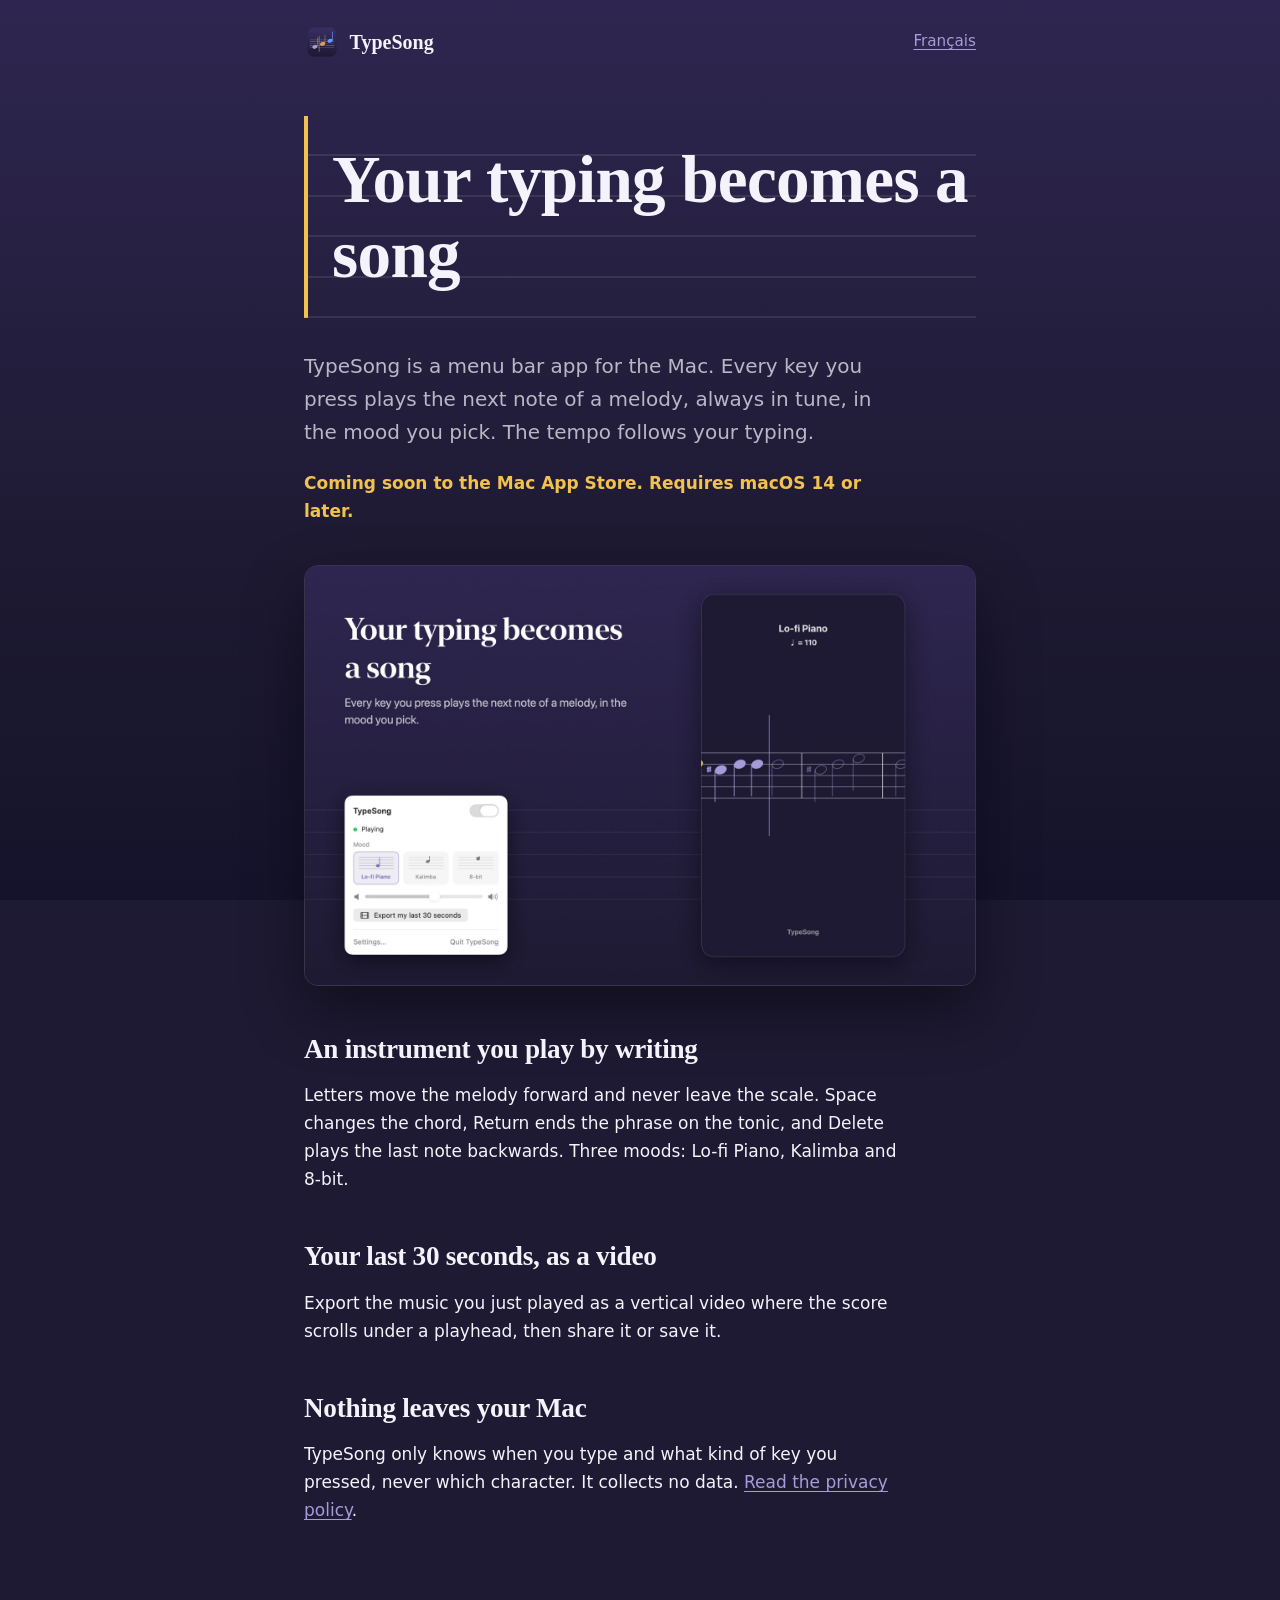
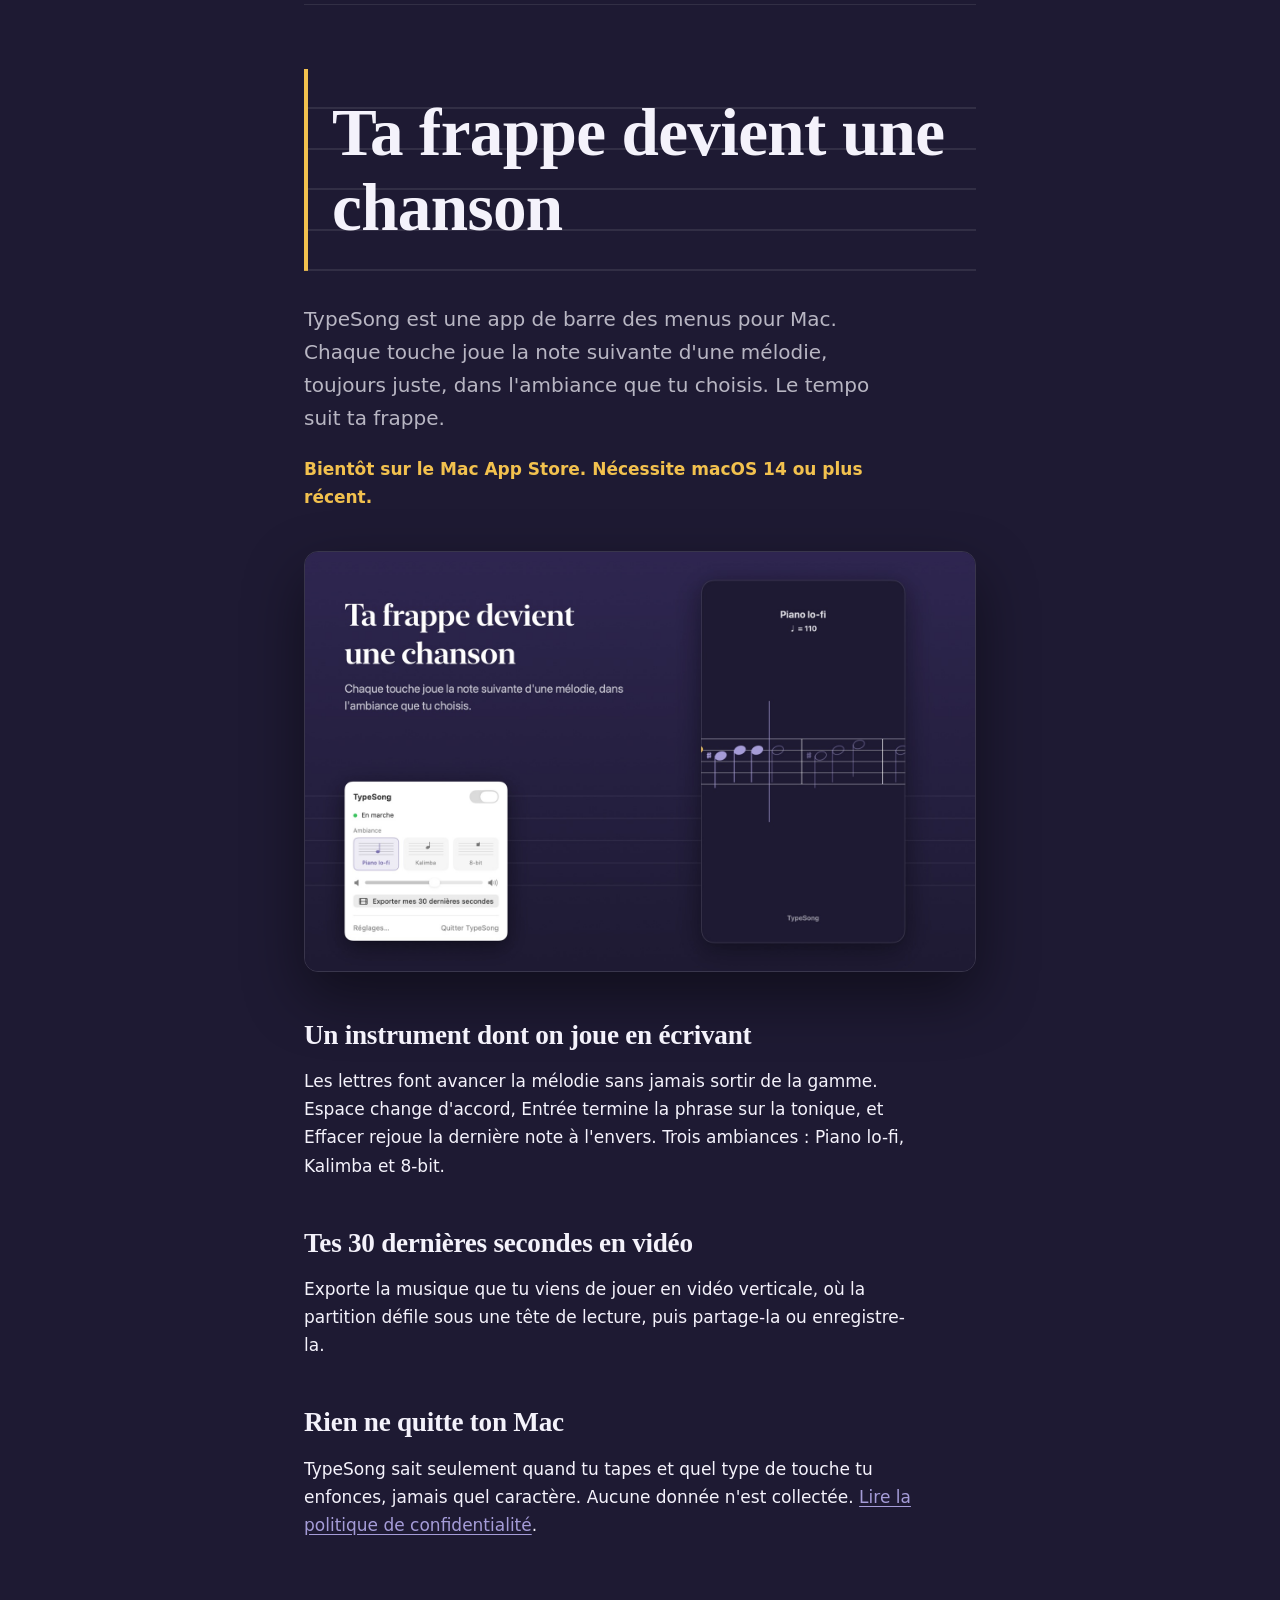
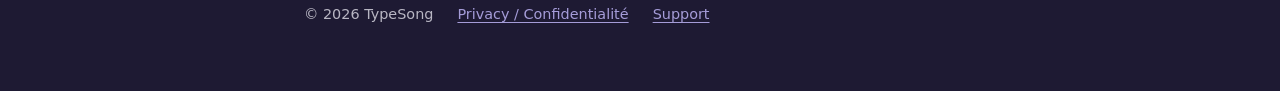
<file: index.html>
<!doctype html>
<html lang="en">
<head>
  <meta charset="utf-8">
  <meta name="viewport" content="width=device-width, initial-scale=1">
  <title>TypeSong</title>
  <meta name="description" content="TypeSong turns your typing into music: a menu bar app for the Mac where every key moves a melody forward.">
  <link rel="icon" href="icon.png">
  <link rel="stylesheet" href="style.css">
</head>
<body>
  <div class="page">
    <header class="top">
      <a class="brand" href="./"><img src="icon.png" alt="">TypeSong</a>
      <a href="#fr" lang="fr">Français</a>
    </header>

    <main>
      <section lang="en">
        <div class="staff"><h1>Your typing becomes a song</h1></div>
        <p class="lede">TypeSong is a menu bar app for the Mac. Every key you press plays the next note of a melody, always in tune, in the mood you pick. The tempo follows your typing.</p>
        <p class="status">Coming soon to the Mac App Store. Requires macOS 14 or later.</p>
        <figure>
          <img src="screenshot-en.jpg" width="1600" height="1000" alt="The TypeSong menu next to a frame of an exported video: a staff with lavender notes under a playhead.">
        </figure>
        <h2>An instrument you play by writing</h2>
        <p>Letters move the melody forward and never leave the scale. Space changes the chord, Return ends the phrase on the tonic, and Delete plays the last note backwards. Three moods: Lo-fi Piano, Kalimba and 8-bit.</p>
        <h2>Your last 30 seconds, as a video</h2>
        <p>Export the music you just played as a vertical video where the score scrolls under a playhead, then share it or save it.</p>
        <h2>Nothing leaves your Mac</h2>
        <p>TypeSong only knows when you type and what kind of key you pressed, never which character. It collects no data. <a href="privacy/">Read the privacy policy</a>.</p>
      </section>

      <section lang="fr" id="fr" class="language">
        <div class="staff"><h1>Ta frappe devient une chanson</h1></div>
        <p class="lede">TypeSong est une app de barre des menus pour Mac. Chaque touche joue la note suivante d'une mélodie, toujours juste, dans l'ambiance que tu choisis. Le tempo suit ta frappe.</p>
        <p class="status">Bientôt sur le Mac App Store. Nécessite macOS 14 ou plus récent.</p>
        <figure>
          <img src="screenshot-fr.jpg" width="1600" height="1000" loading="lazy" alt="Le menu de TypeSong à côté d'une image de vidéo exportée : une portée avec des notes lavande sous une tête de lecture.">
        </figure>
        <h2>Un instrument dont on joue en écrivant</h2>
        <p>Les lettres font avancer la mélodie sans jamais sortir de la gamme. Espace change d'accord, Entrée termine la phrase sur la tonique, et Effacer rejoue la dernière note à l'envers. Trois ambiances : Piano lo-fi, Kalimba et 8-bit.</p>
        <h2>Tes 30 dernières secondes en vidéo</h2>
        <p>Exporte la musique que tu viens de jouer en vidéo verticale, où la partition défile sous une tête de lecture, puis partage-la ou enregistre-la.</p>
        <h2>Rien ne quitte ton Mac</h2>
        <p>TypeSong sait seulement quand tu tapes et quel type de touche tu enfonces, jamais quel caractère. Aucune donnée n'est collectée. <a href="privacy/#fr">Lire la politique de confidentialité</a>.</p>
      </section>
    </main>

    <footer>
      <span>© 2026 TypeSong</span>
      <a href="privacy/">Privacy / Confidentialité</a>
      <a href="support/">Support</a>
    </footer>
  </div>
</body>
</html>
</file>
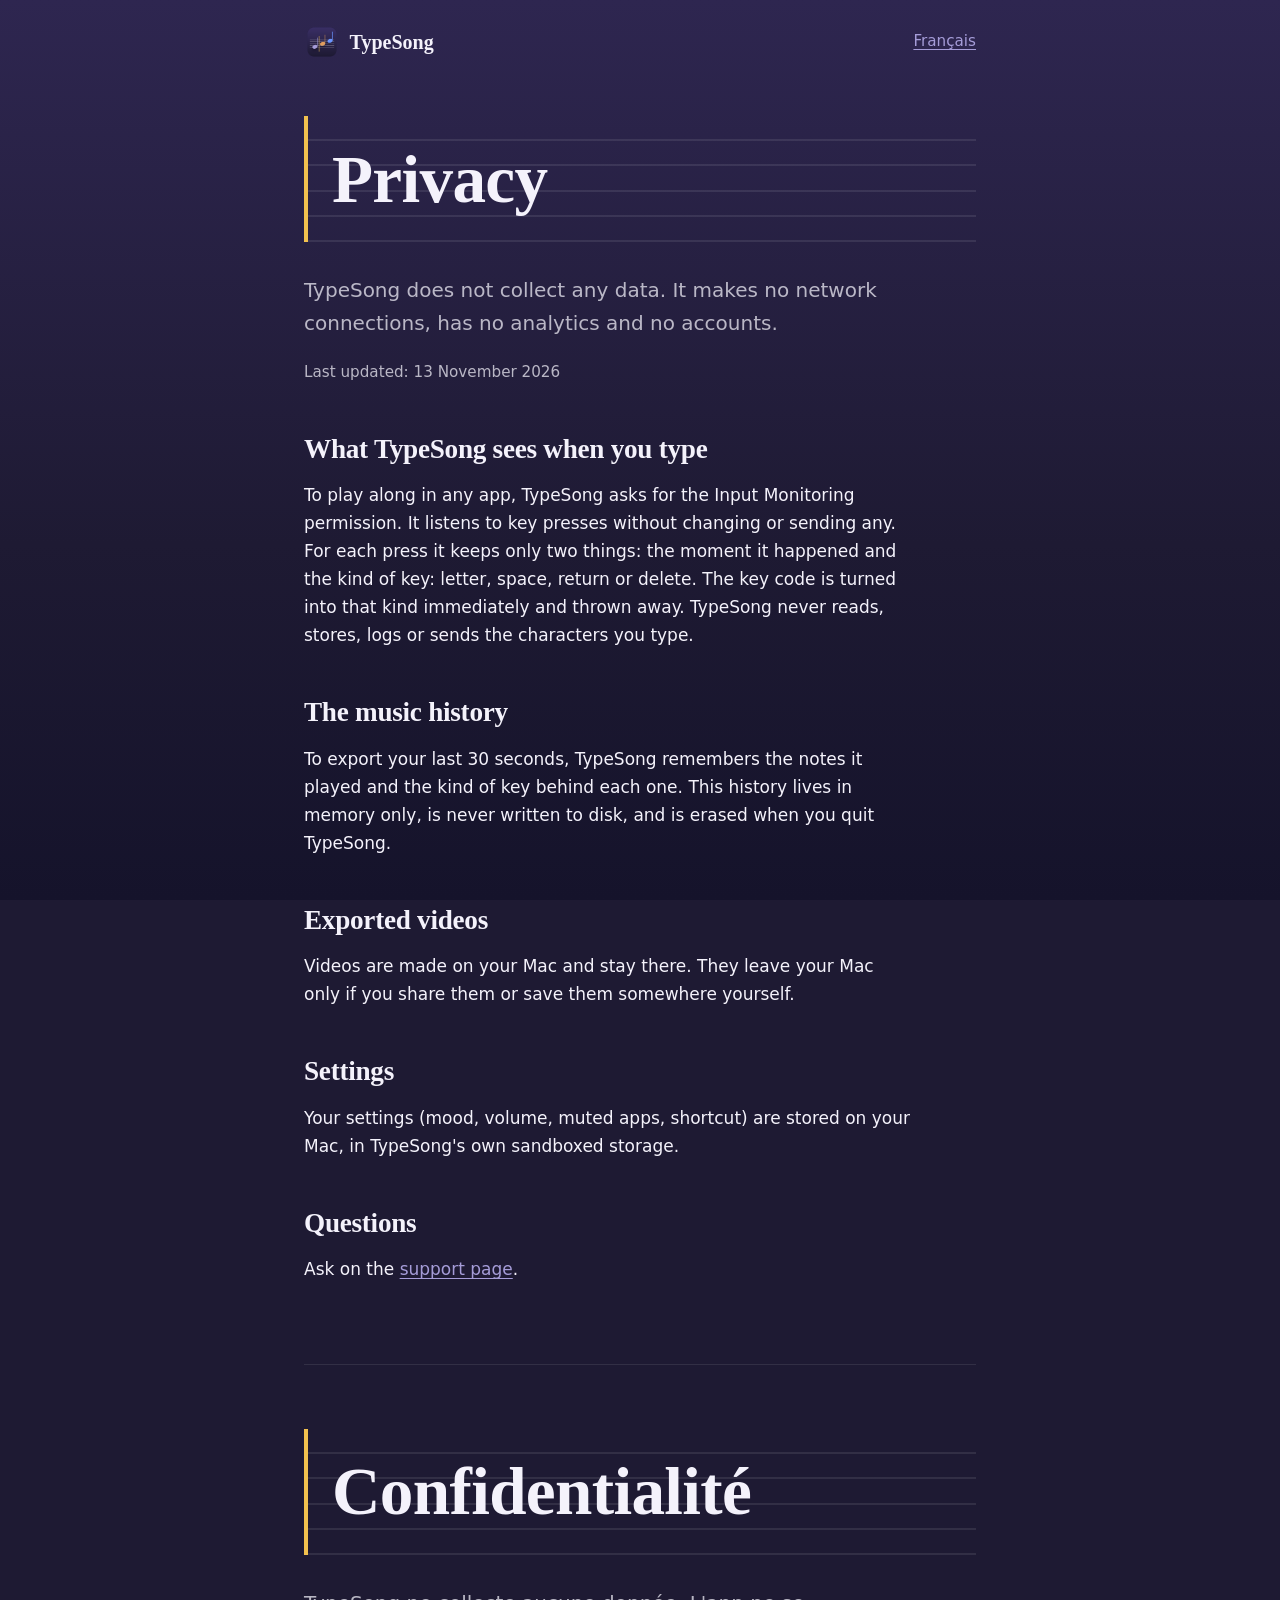
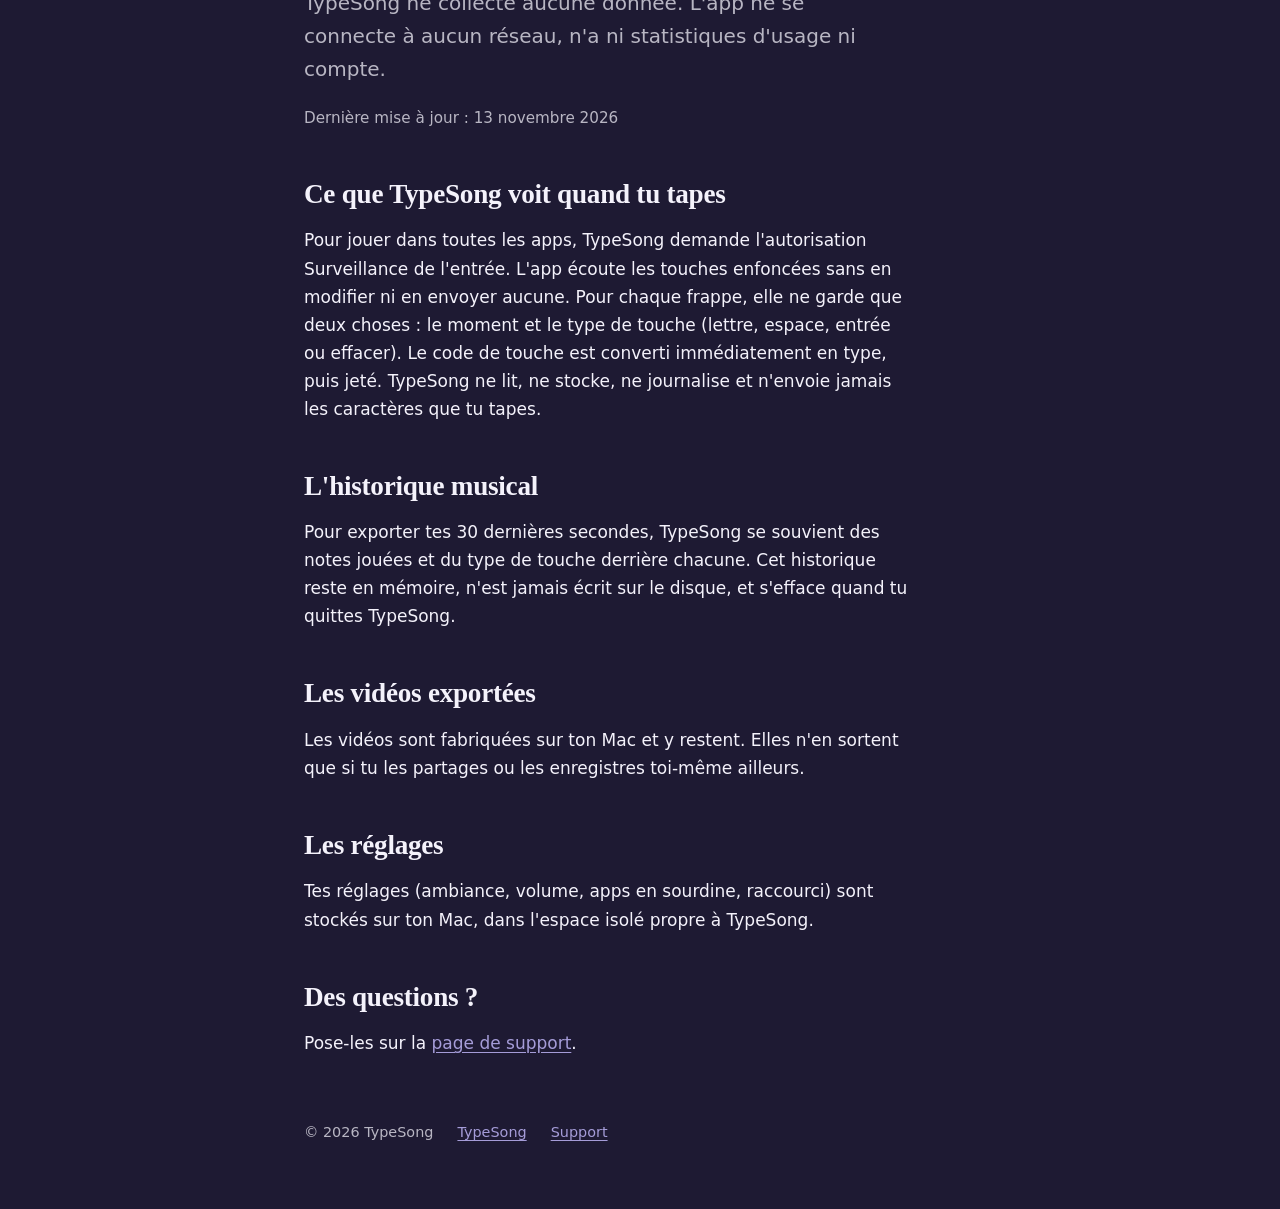
<file: privacy/index.html>
<!doctype html>
<html lang="en">
<head>
  <meta charset="utf-8">
  <meta name="viewport" content="width=device-width, initial-scale=1">
  <title>TypeSong Privacy</title>
  <meta name="description" content="TypeSong does not collect any data. What the app sees, and what it never sees.">
  <link rel="icon" href="../icon.png">
  <link rel="stylesheet" href="../style.css">
</head>
<body>
  <div class="page">
    <header class="top">
      <a class="brand" href="../"><img src="../icon.png" alt="">TypeSong</a>
      <a href="#fr" lang="fr">Français</a>
    </header>

    <main>
      <section lang="en">
        <div class="staff"><h1>Privacy</h1></div>
        <p class="lede">TypeSong does not collect any data. It makes no network connections, has no analytics and no accounts.</p>
        <p class="updated">Last updated: 13 November 2026</p>

        <h2>What TypeSong sees when you type</h2>
        <p>To play along in any app, TypeSong asks for the Input Monitoring permission. It listens to key presses without changing or sending any. For each press it keeps only two things: the moment it happened and the kind of key: letter, space, return or delete. The key code is turned into that kind immediately and thrown away. TypeSong never reads, stores, logs or sends the characters you type.</p>

        <h2>The music history</h2>
        <p>To export your last 30 seconds, TypeSong remembers the notes it played and the kind of key behind each one. This history lives in memory only, is never written to disk, and is erased when you quit TypeSong.</p>

        <h2>Exported videos</h2>
        <p>Videos are made on your Mac and stay there. They leave your Mac only if you share them or save them somewhere yourself.</p>

        <h2>Settings</h2>
        <p>Your settings (mood, volume, muted apps, shortcut) are stored on your Mac, in TypeSong's own sandboxed storage.</p>

        <h2>Questions</h2>
        <p>Ask on the <a href="../support/">support page</a>.</p>
      </section>

      <section lang="fr" id="fr" class="language">
        <div class="staff"><h1>Confidentialité</h1></div>
        <p class="lede">TypeSong ne collecte aucune donnée. L'app ne se connecte à aucun réseau, n'a ni statistiques d'usage ni compte.</p>
        <p class="updated">Dernière mise à jour : 13 novembre 2026</p>

        <h2>Ce que TypeSong voit quand tu tapes</h2>
        <p>Pour jouer dans toutes les apps, TypeSong demande l'autorisation Surveillance de l'entrée. L'app écoute les touches enfoncées sans en modifier ni en envoyer aucune. Pour chaque frappe, elle ne garde que deux choses : le moment et le type de touche (lettre, espace, entrée ou effacer). Le code de touche est converti immédiatement en type, puis jeté. TypeSong ne lit, ne stocke, ne journalise et n'envoie jamais les caractères que tu tapes.</p>

        <h2>L'historique musical</h2>
        <p>Pour exporter tes 30 dernières secondes, TypeSong se souvient des notes jouées et du type de touche derrière chacune. Cet historique reste en mémoire, n'est jamais écrit sur le disque, et s'efface quand tu quittes TypeSong.</p>

        <h2>Les vidéos exportées</h2>
        <p>Les vidéos sont fabriquées sur ton Mac et y restent. Elles n'en sortent que si tu les partages ou les enregistres toi-même ailleurs.</p>

        <h2>Les réglages</h2>
        <p>Tes réglages (ambiance, volume, apps en sourdine, raccourci) sont stockés sur ton Mac, dans l'espace isolé propre à TypeSong.</p>

        <h2>Des questions ?</h2>
        <p>Pose-les sur la <a href="../support/#fr">page de support</a>.</p>
      </section>
    </main>

    <footer>
      <span>© 2026 TypeSong</span>
      <a href="../">TypeSong</a>
      <a href="../support/">Support</a>
    </footer>
  </div>
</body>
</html>
</file>
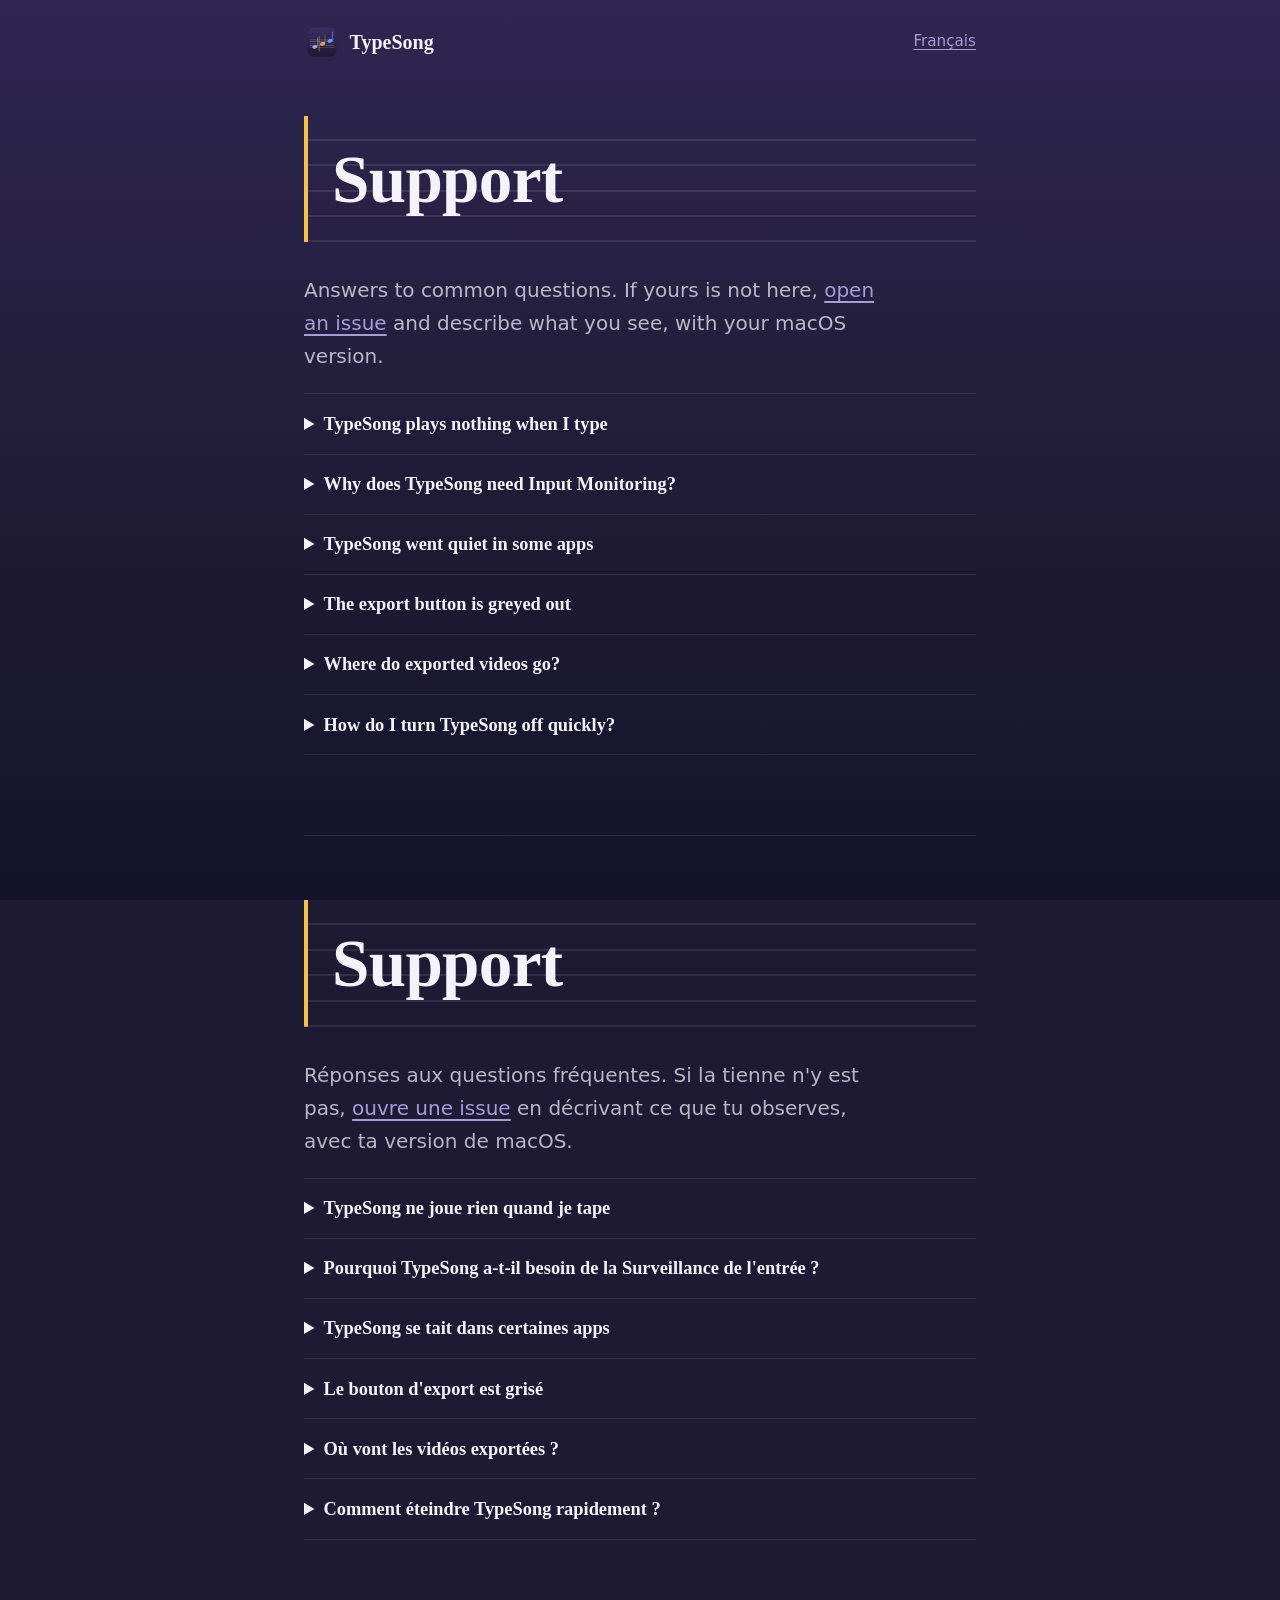
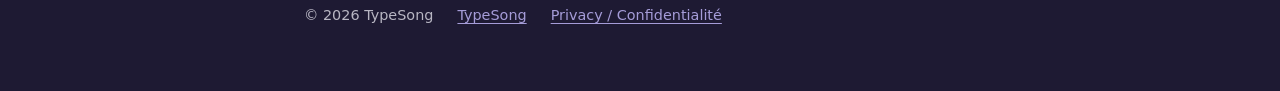
<file: support/index.html>
<!doctype html>
<html lang="en">
<head>
  <meta charset="utf-8">
  <meta name="viewport" content="width=device-width, initial-scale=1">
  <title>TypeSong Support</title>
  <meta name="description" content="Help with TypeSong: permission, sound, muted apps and video export.">
  <link rel="icon" href="../icon.png">
  <link rel="stylesheet" href="../style.css">
</head>
<body>
  <div class="page">
    <header class="top">
      <a class="brand" href="../"><img src="../icon.png" alt="">TypeSong</a>
      <a href="#fr" lang="fr">Français</a>
    </header>

    <main>
      <section lang="en">
        <div class="staff"><h1>Support</h1></div>
        <p class="lede">Answers to common questions. If yours is not here, <a href="https://github.com/nolansvt/typesong-site/issues">open an issue</a> and describe what you see, with your macOS version.</p>

        <details>
          <summary>TypeSong plays nothing when I type</summary>
          <p>Open System Settings › Privacy &amp; Security › Input Monitoring and make sure TypeSong is switched on. If you just switched it on, quit and reopen TypeSong. Also check that TypeSong is on in its menu and that the volume is up.</p>
        </details>
        <details>
          <summary>Why does TypeSong need Input Monitoring?</summary>
          <p>It is how a Mac app can know that you pressed a key in another app. TypeSong only keeps when you typed and the kind of key (letter, space, return, delete), never the character. See the <a href="../privacy/">privacy policy</a>.</p>
        </details>
        <details>
          <summary>TypeSong went quiet in some apps</summary>
          <p>TypeSong stays silent in video-call apps so the people you are talking to do not hear it. A short notice tells you when. You can edit that list in Settings… › Muted apps.</p>
        </details>
        <details>
          <summary>The export button is greyed out</summary>
          <p>An export needs at least 3 seconds of music. Type a little longer, then try again. Pauses longer than 2 seconds are shortened to 1 second in the video.</p>
        </details>
        <details>
          <summary>Where do exported videos go?</summary>
          <p>A preview window opens with the video. Use Share… to send it, or Save… to choose where to keep it.</p>
        </details>
        <details>
          <summary>How do I turn TypeSong off quickly?</summary>
          <p>Press the global shortcut, ⌃⌥T by default. You can change it in Settings… › General.</p>
        </details>
      </section>

      <section lang="fr" id="fr" class="language">
        <div class="staff"><h1>Support</h1></div>
        <p class="lede">Réponses aux questions fréquentes. Si la tienne n'y est pas, <a href="https://github.com/nolansvt/typesong-site/issues">ouvre une issue</a> en décrivant ce que tu observes, avec ta version de macOS.</p>

        <details>
          <summary>TypeSong ne joue rien quand je tape</summary>
          <p>Ouvre Réglages Système › Confidentialité et sécurité › Surveillance de l'entrée et vérifie que TypeSong est activé. Si tu viens de l'activer, quitte puis rouvre TypeSong. Vérifie aussi que TypeSong est allumé dans son menu et que le volume n'est pas à zéro.</p>
        </details>
        <details>
          <summary>Pourquoi TypeSong a-t-il besoin de la Surveillance de l'entrée ?</summary>
          <p>C'est ainsi qu'une app Mac peut savoir qu'une touche a été enfoncée dans une autre app. TypeSong ne garde que le moment de la frappe et le type de touche (lettre, espace, entrée, effacer), jamais le caractère. Voir la <a href="../privacy/#fr">politique de confidentialité</a>.</p>
        </details>
        <details>
          <summary>TypeSong se tait dans certaines apps</summary>
          <p>TypeSong reste silencieux dans les apps d'appel vidéo, pour que tes interlocuteurs ne l'entendent pas. Un petit message te le signale. La liste se modifie dans Réglages… › Apps en sourdine.</p>
        </details>
        <details>
          <summary>Le bouton d'export est grisé</summary>
          <p>Un export demande au moins 3 secondes de musique. Tape encore un peu, puis réessaie. Dans la vidéo, les pauses de plus de 2 secondes sont ramenées à 1 seconde.</p>
        </details>
        <details>
          <summary>Où vont les vidéos exportées ?</summary>
          <p>Une fenêtre d'aperçu s'ouvre avec la vidéo. Partager… l'envoie, Enregistrer… te laisse choisir où la garder.</p>
        </details>
        <details>
          <summary>Comment éteindre TypeSong rapidement ?</summary>
          <p>Avec le raccourci global, ⌃⌥T par défaut. Il se change dans Réglages… › Général.</p>
        </details>
      </section>
    </main>

    <footer>
      <span>© 2026 TypeSong</span>
      <a href="../">TypeSong</a>
      <a href="../privacy/">Privacy / Confidentialité</a>
    </footer>
  </div>
</body>
</html>
</file>
<file: style.css>
:root {
  color-scheme: dark;
  --night: #1e1a33;
  --night-deep: #15132b;
  --ink: #f4f2fb;
  --ink-soft: rgba(244, 242, 251, 0.72);
  --staff: rgba(255, 255, 255, 0.09);
  --lavender: #a59cd8;
  --gold: #f2c14e;
  --serif: ui-serif, "New York", "Iowan Old Style", Georgia, serif;
  --sans: system-ui, -apple-system, "Segoe UI", Roboto, sans-serif;
}

* { box-sizing: border-box; }

html { -webkit-text-size-adjust: 100%; }

body {
  margin: 0;
  background: linear-gradient(180deg, #2e2650 0, var(--night) 34rem, var(--night-deep) 100%) fixed;
  background-color: var(--night);
  color: var(--ink);
  font: 1.0625rem/1.65 var(--sans);
}

a { color: var(--lavender); text-underline-offset: 0.18em; }
a:hover { color: var(--ink); }
a:focus-visible, summary:focus-visible {
  outline: 3px solid var(--gold);
  outline-offset: 3px;
  border-radius: 4px;
}

.page {
  max-width: 44rem;
  margin: 0 auto;
  padding: 1.5rem 1rem 4rem;
}

.top {
  display: flex;
  align-items: center;
  justify-content: space-between;
  gap: 1rem;
  font-size: 0.95rem;
}
.top .brand {
  display: inline-flex;
  align-items: center;
  gap: 0.6rem;
  color: var(--ink);
  text-decoration: none;
  font-family: var(--serif);
  font-size: 1.25rem;
  font-weight: 600;
}
.top .brand img { width: 2.25rem; height: 2.25rem; }

/* The one bold element: a five-line staff behind the title, crossed by the golden playhead. */
.staff {
  position: relative;
  margin: 3.5rem 0 2rem;
  padding: 1.6rem 0 1.6rem 1.75rem;
  background:
    linear-gradient(var(--gold), var(--gold)) left / 4px 100% no-repeat,
    repeating-linear-gradient(180deg, transparent 0 calc(20% - 2px), var(--staff) calc(20% - 2px) 20%);
}
.staff h1 { margin: 0; }

h1, h2, h3 {
  font-family: var(--serif);
  font-weight: 600;
  line-height: 1.12;
  letter-spacing: -0.01em;
}
h1 { font-size: clamp(2.4rem, 7vw, 4.2rem); }
h2 { font-size: 1.7rem; margin: 3rem 0 0.75rem; }
h3 { font-size: 1.2rem; margin: 2rem 0 0.4rem; }

.lede { font-size: 1.25rem; color: var(--ink-soft); max-width: 36rem; }
.status { color: var(--gold); font-weight: 600; }

figure { margin: 2.5rem 0; }
figure img {
  display: block;
  width: 100%;
  height: auto;
  border-radius: 14px;
  border: 1px solid rgba(255, 255, 255, 0.12);
  box-shadow: 0 24px 60px rgba(0, 0, 0, 0.45);
}

p, li { max-width: 38rem; }
ul { padding-left: 1.2rem; }
li + li { margin-top: 0.4rem; }

details {
  border-top: 1px solid var(--staff);
  padding: 0.9rem 0;
}
details:last-of-type { border-bottom: 1px solid var(--staff); }
summary {
  cursor: pointer;
  font-family: var(--serif);
  font-size: 1.15rem;
  font-weight: 600;
}
details p { color: var(--ink-soft); margin: 0.6rem 0 0; }

.language {
  margin-top: 5rem;
  padding-top: 0.5rem;
  border-top: 1px solid var(--staff);
}

footer {
  margin-top: 4rem;
  color: var(--ink-soft);
  font-size: 0.9rem;
  display: flex;
  flex-wrap: wrap;
  gap: 0.5rem 1.5rem;
}
.updated { color: var(--ink-soft); font-size: 0.95rem; }
</file>
